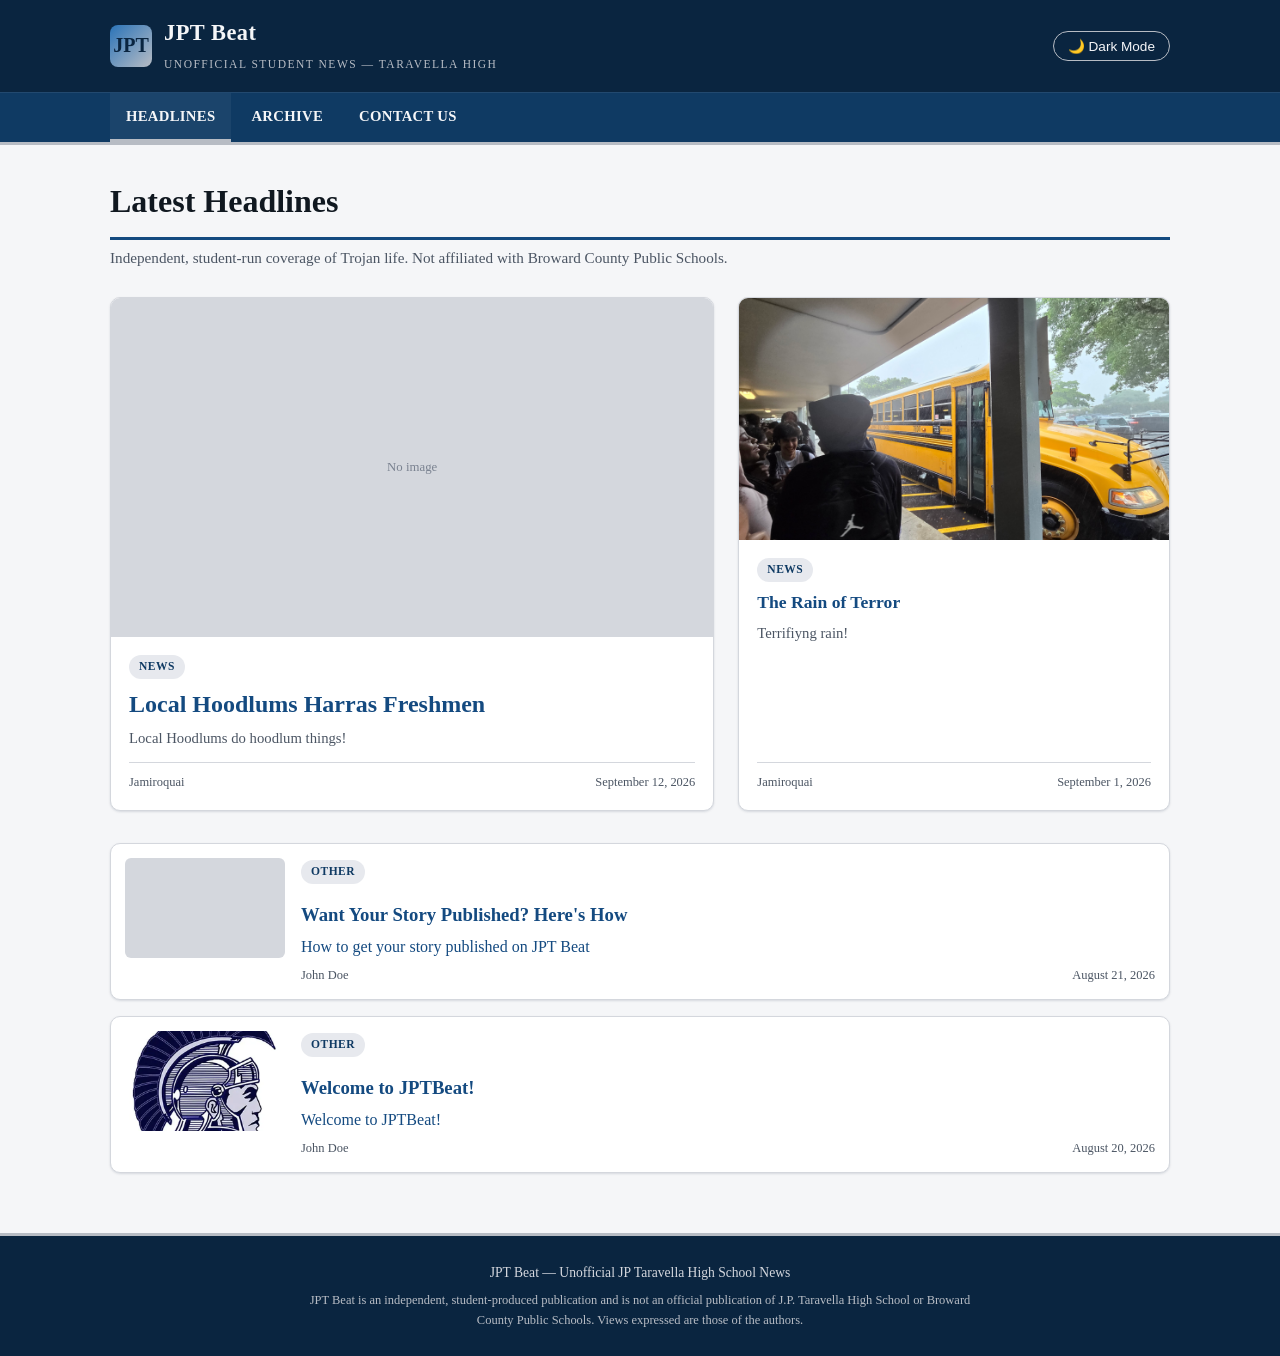
<file: index.html>
<!DOCTYPE html>
<html lang="en">
<head>
<meta charset="UTF-8">
<meta name="viewport" content="width=device-width, initial-scale=1.0">
<title>JPT Beat — JP Taravella High School News (Unofficial)</title>
<link rel="stylesheet" href="css/style.css">
<script src="js/theme.js" defer></script>
</head>
<body>
<div class="page">

  <header class="site-header">
    <div class="header-top">
      <div class="brand">
        <div class="brand-mark">JPT</div>
        <div class="brand-text">
          <h1>JPT Beat</h1>
          <span>Unofficial Student News — Taravella High</span>
        </div>
      </div>
      <div class="header-controls">
        <button id="theme-toggle" class="theme-toggle">🌙 Dark Mode</button>
      </div>
    </div>
    <nav class="site-nav">
      <div class="container">
        <a href="index.html" class="active">Headlines</a>
        <a href="archive.html">Archive</a>
        <a href="contact.html">Contact Us</a>
      </div>
    </nav>
  </header>

  <main>
    <div class="container">
      <h2 class="page-title">Latest Headlines</h2>
      <p class="page-subtitle">Independent, student-run coverage of Trojan life. Not affiliated with Broward County Public Schools.</p>

      <div id="featured-slot"></div>
      <div id="headline-slot" class="headline-list"></div>
      <div id="empty-slot"></div>
    </div>
  </main>

  <footer class="site-footer">
    <div class="container">
      <div>JPT Beat &mdash; Unofficial JP Taravella High School News</div>
      <div class="disclaimer">
        JPT Beat is an independent, student-produced publication and is not an official publication of
        J.P. Taravella High School or Broward County Public Schools. Views expressed are those of the authors.
      </div>
    </div>
  </footer>
</div>

<script src="js/articles.js"></script>
<script>
async function renderHome(){
  const list = await loadArticleIndex();
  const featuredSlot = document.getElementById("featured-slot");
  const headlineSlot = document.getElementById("headline-slot");
  const emptySlot = document.getElementById("empty-slot");

  if(list.length === 0){
    emptySlot.innerHTML = '<div class="empty-state">No stories published yet. Check back soon, or add an article via the Story Exporter app.</div>';
    return;
  }

  const [top, second, ...rest] = list;

  function imgTag(item){
    const src = item.heroImage ? articleImagePath(item.slug, item.heroImage) : "";
    return src
      ? `<img class="card-img" src="${src}" alt="${item.title}">`
      : `<div class="card-img" style="display:flex;align-items:center;justify-content:center;color:#7a8290;font-size:.8rem;">No image</div>`;
  }

  let featuredHtml = `<div class="featured">
    <a class="card" href="article.html?slug=${encodeURIComponent(top.slug)}">
      ${imgTag(top)}
      <div class="card-body">
        <span class="card-tag">${top.category || "News"}</span>
        <h2>${top.title}</h2>
        <p class="excerpt">${excerpt(top.summary, 220)}</p>
        <div class="card-meta"><span>${top.author}</span><span>${formatDate(top.date)}</span></div>
      </div>
    </a>`;

  if(second){
    featuredHtml += `
    <a class="card" href="article.html?slug=${encodeURIComponent(second.slug)}">
      ${imgTag(second)}
      <div class="card-body">
        <span class="card-tag">${second.category || "News"}</span>
        <h3>${second.title}</h3>
        <p class="excerpt">${excerpt(second.summary, 140)}</p>
        <div class="card-meta"><span>${second.author}</span><span>${formatDate(second.date)}</span></div>
      </div>
    </a>`;
  }
  featuredHtml += `</div>`;
  featuredSlot.innerHTML = featuredHtml;

  headlineSlot.innerHTML = rest.map(item => `
    <a class="headline-row" href="article.html?slug=${encodeURIComponent(item.slug)}">
      ${item.heroImage
        ? `<img src="${articleImagePath(item.slug, item.heroImage)}" alt="${item.title}">`
        : `<div style="width:160px;height:100px;background:var(--silver-300);border-radius:6px;"></div>`}
      <div>
        <span class="card-tag">${item.category || "News"}</span>
        <h3 style="margin:6px 0;">${item.title}</h3>
        <p class="excerpt" style="margin:0 0 6px;">${excerpt(item.summary, 160)}</p>
        <div class="card-meta" style="border:none;padding:0;"><span>${item.author}</span><span>${formatDate(item.date)}</span></div>
      </div>
    </a>
  `).join("");
}
renderHome();
</script>
</body>
</html>
</file>
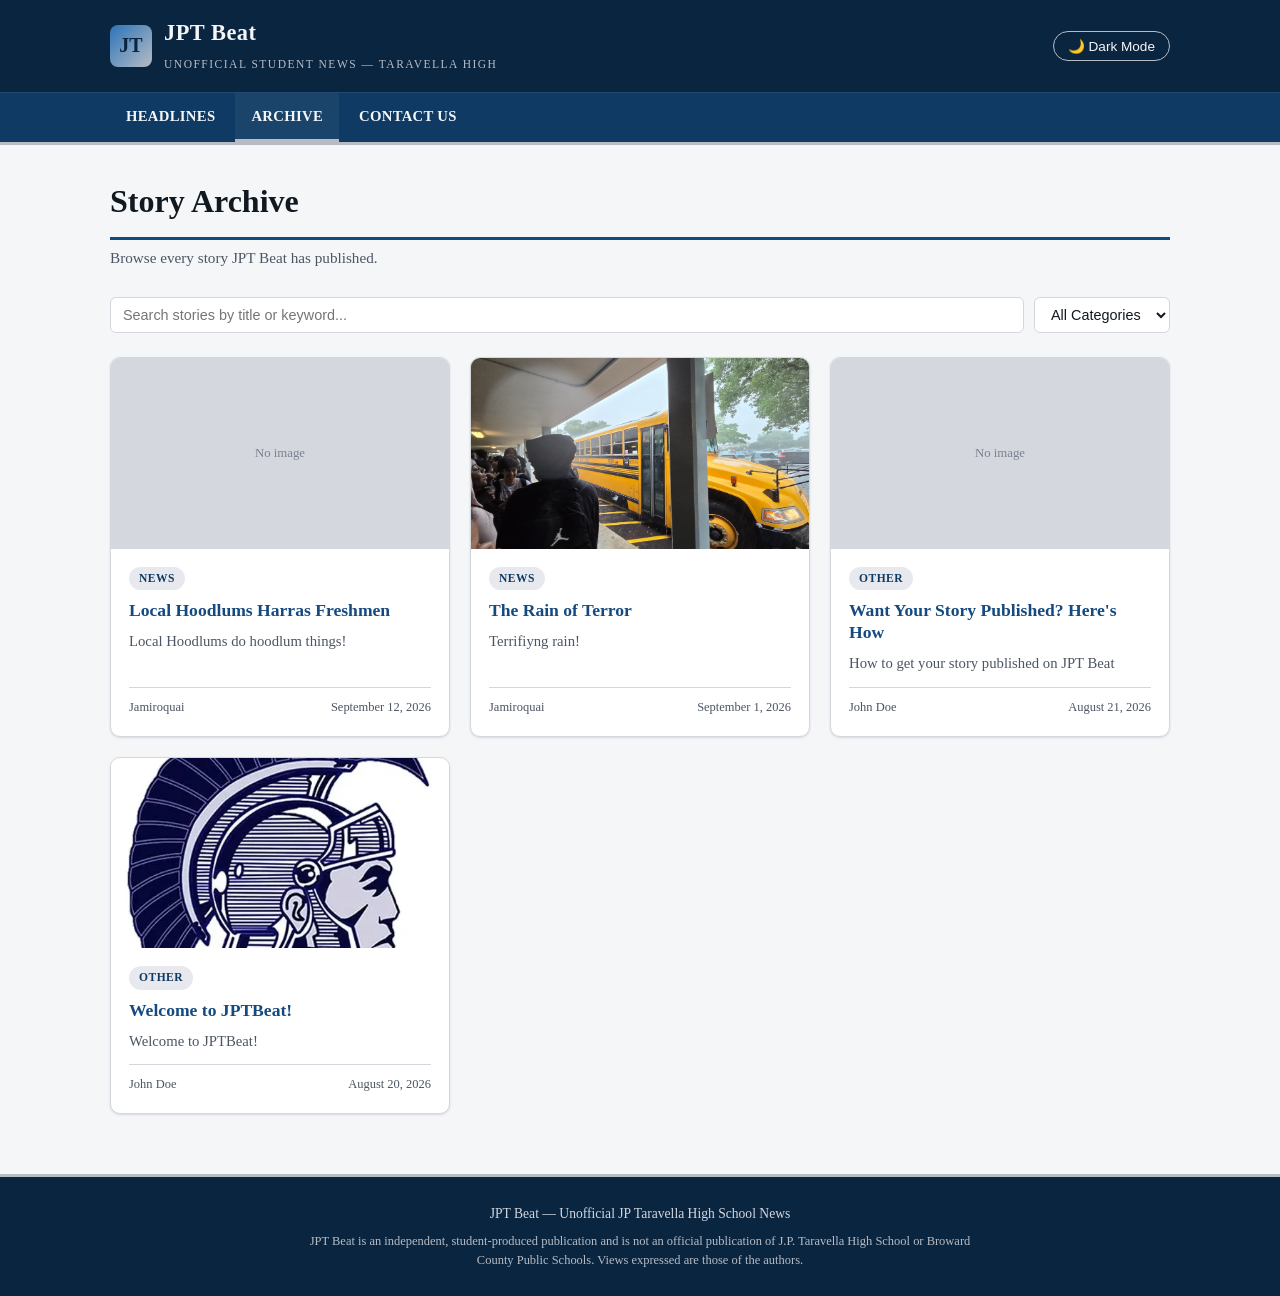
<file: archive.html>
<!DOCTYPE html>
<html lang="en">
<head>
<meta charset="UTF-8">
<meta name="viewport" content="width=device-width, initial-scale=1.0">
<title>Archive — JPT Beat</title>
<link rel="stylesheet" href="css/style.css">
<script src="js/theme.js" defer></script>
</head>
<body>
<div class="page">

  <header class="site-header">
    <div class="header-top">
      <div class="brand">
        <div class="brand-mark">JT</div>
        <div class="brand-text">
          <h1>JPT Beat</h1>
          <span>Unofficial Student News — Taravella High</span>
        </div>
      </div>
      <div class="header-controls">
        <button id="theme-toggle" class="theme-toggle">🌙 Dark Mode</button>
      </div>
    </div>
    <nav class="site-nav">
      <div class="container">
        <a href="index.html">Headlines</a>
        <a href="archive.html" class="active">Archive</a>
        <a href="contact.html">Contact Us</a>
      </div>
    </nav>
  </header>

  <main>
    <div class="container">
      <h2 class="page-title">Story Archive</h2>
      <p class="page-subtitle">Browse every story JPT Beat has published.</p>

      <div class="filters">
        <input type="text" id="search-input" placeholder="Search stories by title or keyword...">
        <select id="category-select">
          <option value="">All Categories</option>
        </select>
      </div>

      <div id="archive-grid" class="grid-3"></div>
      <div id="empty-slot"></div>
    </div>
  </main>

  <footer class="site-footer">
    <div class="container">
      <div>JPT Beat &mdash; Unofficial JP Taravella High School News</div>
      <div class="disclaimer">
        JPT Beat is an independent, student-produced publication and is not an official publication of
        J.P. Taravella High School or Broward County Public Schools. Views expressed are those of the authors.
      </div>
    </div>
  </footer>
</div>

<script src="js/articles.js"></script>
<script>
let allArticles = [];

function cardHtml(item){
  const src = item.heroImage ? articleImagePath(item.slug, item.heroImage) : "";
  return `
    <a class="card" href="article.html?slug=${encodeURIComponent(item.slug)}">
      ${src
        ? `<img class="card-img" src="${src}" alt="${item.title}">`
        : `<div class="card-img" style="display:flex;align-items:center;justify-content:center;color:#7a8290;font-size:.8rem;">No image</div>`}
      <div class="card-body">
        <span class="card-tag">${item.category || "News"}</span>
        <h3>${item.title}</h3>
        <p class="excerpt">${excerpt(item.summary, 120)}</p>
        <div class="card-meta"><span>${item.author}</span><span>${formatDate(item.date)}</span></div>
      </div>
    </a>`;
}

function renderGrid(items){
  const grid = document.getElementById("archive-grid");
  const empty = document.getElementById("empty-slot");
  if(items.length === 0){
    grid.innerHTML = "";
    empty.innerHTML = '<div class="empty-state">No stories match your search.</div>';
    return;
  }
  empty.innerHTML = "";
  grid.innerHTML = items.map(cardHtml).join("");
}

function applyFilters(){
  const q = document.getElementById("search-input").value.trim().toLowerCase();
  const cat = document.getElementById("category-select").value;
  const filtered = allArticles.filter(a => {
    const matchesQ = !q || a.title.toLowerCase().includes(q) || (a.summary||"").toLowerCase().includes(q);
    const matchesCat = !cat || a.category === cat;
    return matchesQ && matchesCat;
  });
  renderGrid(filtered);
}

async function init(){
  allArticles = await loadArticleIndex();

  const categories = [...new Set(allArticles.map(a => a.category).filter(Boolean))].sort();
  const select = document.getElementById("category-select");
  categories.forEach(c => {
    const opt = document.createElement("option");
    opt.value = c; opt.textContent = c;
    select.appendChild(opt);
  });

  document.getElementById("search-input").addEventListener("input", applyFilters);
  document.getElementById("category-select").addEventListener("change", applyFilters);

  if(allArticles.length === 0){
    document.getElementById("empty-slot").innerHTML = '<div class="empty-state">No stories published yet.</div>';
  } else {
    renderGrid(allArticles);
  }
}
init();
</script>
</body>
</html>
</file>
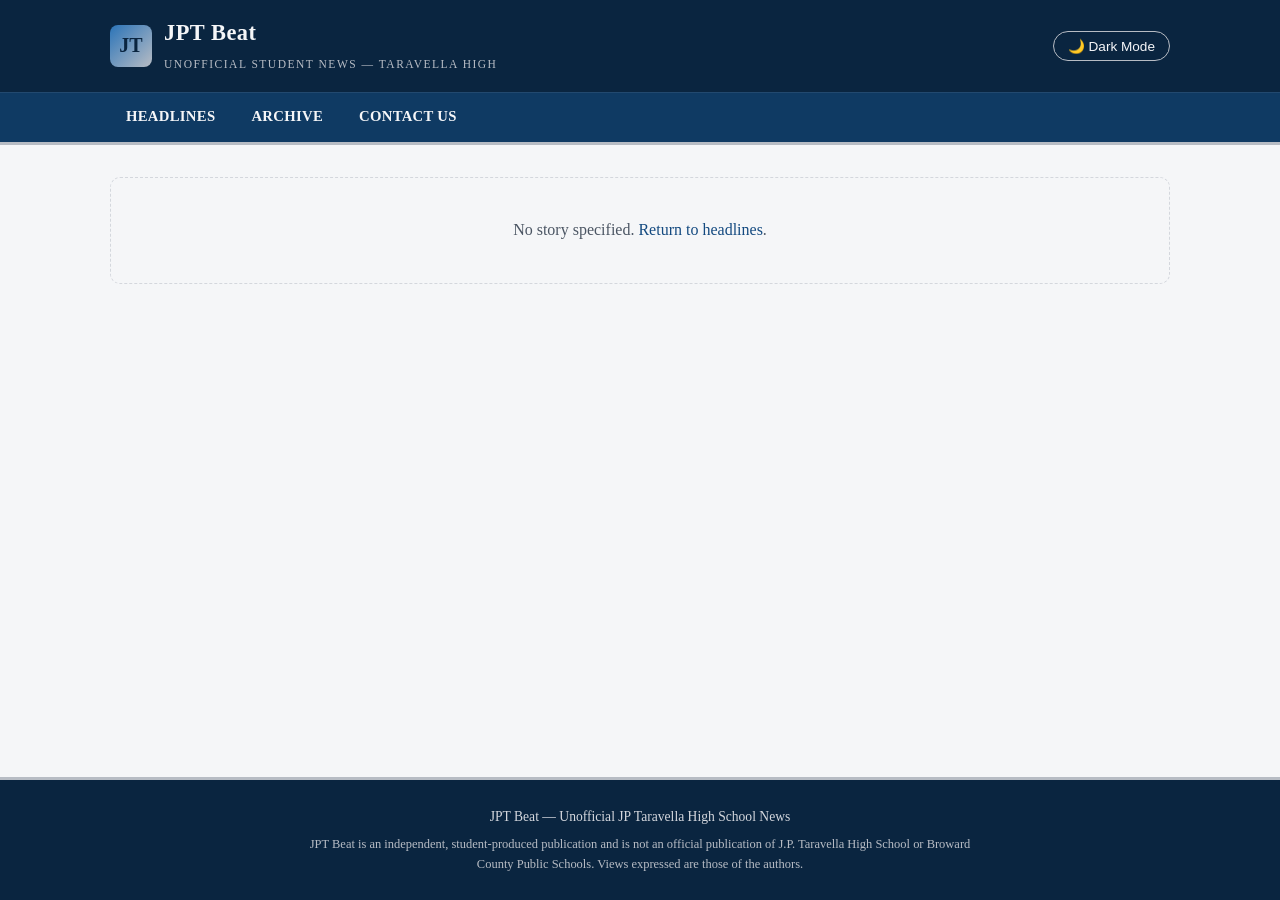
<file: article.html>
<!DOCTYPE html>
<html lang="en">
<head>
<meta charset="UTF-8">
<meta name="viewport" content="width=device-width, initial-scale=1.0">
<title>Story — JPT Beat</title>
<link rel="stylesheet" href="css/style.css">
<script src="js/theme.js" defer></script>
</head>
<body>
<div class="page">

  <header class="site-header">
    <div class="header-top">
      <div class="brand">
        <div class="brand-mark">JT</div>
        <div class="brand-text">
          <h1>JPT Beat</h1>
          <span>Unofficial Student News — Taravella High</span>
        </div>
      </div>
      <div class="header-controls">
        <button id="theme-toggle" class="theme-toggle">🌙 Dark Mode</button>
      </div>
    </div>
    <nav class="site-nav">
      <div class="container">
        <a href="index.html">Headlines</a>
        <a href="archive.html">Archive</a>
        <a href="contact.html">Contact Us</a>
      </div>
    </nav>
  </header>

  <main>
    <div class="container">
      <div id="article-slot"></div>
    </div>
  </main>

  <footer class="site-footer">
    <div class="container">
      <div>JPT Beat &mdash; Unofficial JP Taravella High School News</div>
      <div class="disclaimer">
        JPT Beat is an independent, student-produced publication and is not an official publication of
        J.P. Taravella High School or Broward County Public Schools. Views expressed are those of the authors.
      </div>
    </div>
  </footer>
</div>

<script src="js/articles.js"></script>
<script>
async function init(){
  const params = new URLSearchParams(window.location.search);
  const slug = params.get("slug");
  const slot = document.getElementById("article-slot");
  if(!slug){
    slot.innerHTML = '<div class="empty-state">No story specified. <a href="index.html">Return to headlines</a>.</div>';
    return;
  }
  try{
    const a = await loadArticle(slug);
    document.title = a.title + " — JPT Beat";

    const heroHtml = a.heroImage
      ? `<img class="article-hero" src="${articleImagePath(slug, a.heroImage)}" alt="${a.title}">`
      : "";

    const bodyHtml = (a.content || []).map(p => `<p>${p}</p>`).join("");

    const linksHtml = (a.links && a.links.length)
      ? `<div class="article-links"><h3>Related Links</h3><ul>${a.links.map(l => `<li><a href="${l.url}" target="_blank" rel="noopener">${l.label}</a></li>`).join("")}</ul></div>`
      : "";

    slot.innerHTML = `
      <div class="article-header">
        <span class="card-tag">${a.category || "News"}</span>
        <h1>${a.title}</h1>
        <div class="article-meta">
          <span>By ${a.author}</span>
          <span>${formatDate(a.date)}</span>
        </div>
      </div>
      ${heroHtml}
      <div class="article-body">${bodyHtml}${linksHtml}</div>
      <p style="margin-top:32px;"><a href="archive.html">&larr; Back to Archive</a></p>
    `;
  }catch(err){
    slot.innerHTML = '<div class="empty-state">Sorry, that story could not be found. <a href="index.html">Return to headlines</a>.</div>';
  }
}
init();
</script>
</body>
</html>
</file>
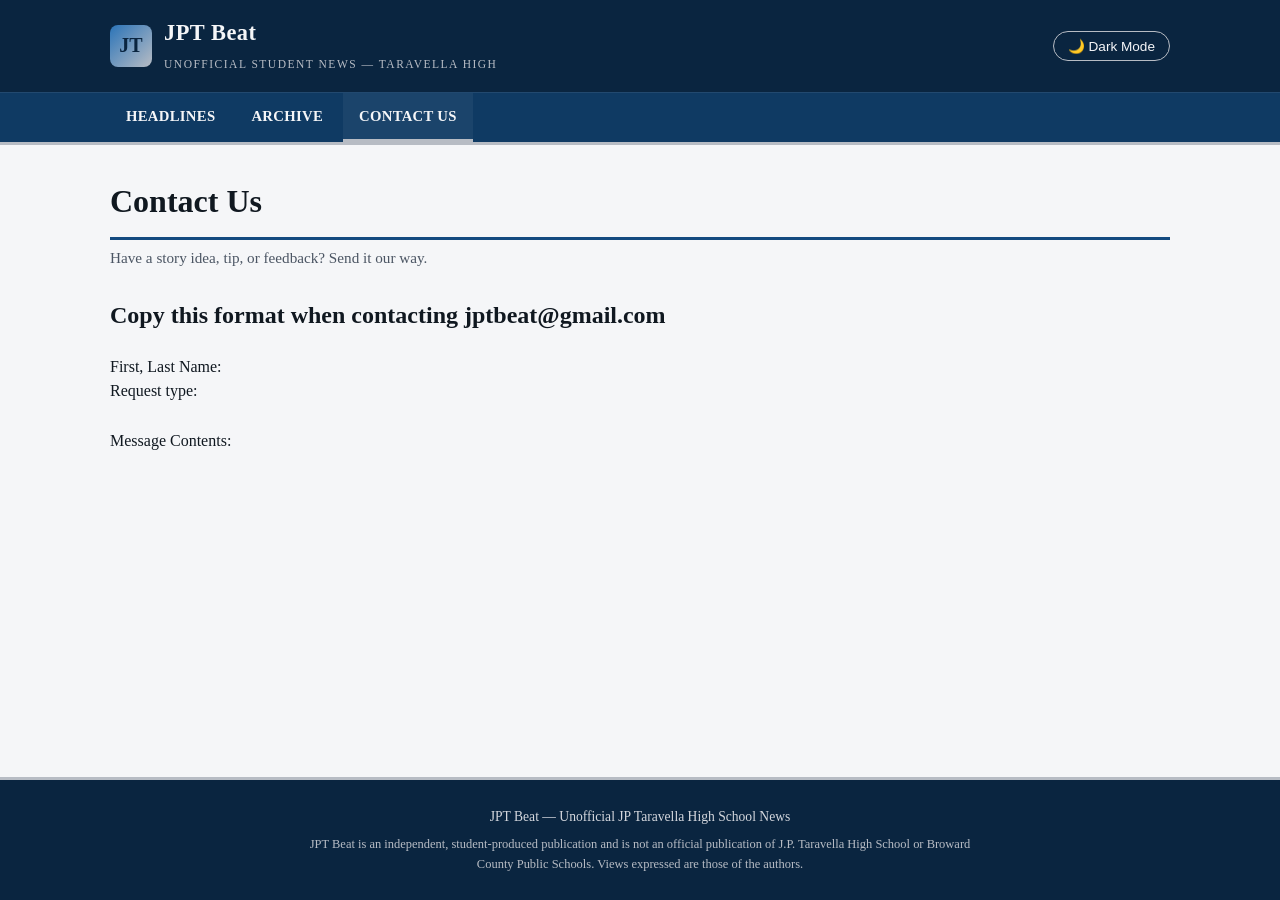
<file: contact.html>
<!DOCTYPE html>
<html lang="en">
<head>
<meta charset="UTF-8">
<meta name="viewport" content="width=device-width, initial-scale=1.0">
<title>Contact Us — JPT Beat</title>
<link rel="stylesheet" href="css/style.css">
<script src="js/theme.js" defer></script>
</head>
<body>
<div class="page">

  <header class="site-header">
    <div class="header-top">
      <div class="brand">
        <div class="brand-mark">JT</div>
        <div class="brand-text">
          <h1>JPT Beat</h1>
          <span>Unofficial Student News — Taravella High</span>
        </div>
      </div>
      <div class="header-controls">
        <button id="theme-toggle" class="theme-toggle">🌙 Dark Mode</button>
      </div>
    </div>
    <nav class="site-nav">
      <div class="container">
        <a href="index.html">Headlines</a>
        <a href="archive.html">Archive</a>
        <a href="contact.html" class="active">Contact Us</a>
      </div>
    </nav>
  </header>

  <main>
    <div class="container">
      <h2 class="page-title">Contact Us</h2>
      <p class="page-subtitle">Have a story idea, tip, or feedback? Send it our way.</p>
          <h2>Copy this format when contacting jptbeat@gmail.com</h2>
          <p>First, Last Name: </br> Request type: </br></br>Message Contents:</p>
    </div>
  </main>

  <footer class="site-footer">
    <div class="container">
      <div>JPT Beat &mdash; Unofficial JP Taravella High School News</div>
      <div class="disclaimer">
        JPT Beat is an independent, student-produced publication and is not an official publication of
        J.P. Taravella High School or Broward County Public Schools. Views expressed are those of the authors.
      </div>
    </div>
  </footer>
</div>

<script>
// NOTE: This form currently opens the user's email client with a pre-filled message
// (via a mailto: link) since this is a static site with no backend.
// To collect submissions directly into a database/inbox instead, connect this form
// to a form service (e.g. Formspree, Getform) or a small backend endpoint, and swap
// out the submit handler below to POST to that service.
document.getElementById("contact-form").addEventListener("submit", function(e){
  e.preventDefault();
  const name = document.getElementById("name").value;
  const email = document.getElementById("email").value;
  const type = document.getElementById("type").value;
  const message = document.getElementById("message").value;

  const subject = encodeURIComponent(`[JPT Beat] ${type} from ${name}`);
  const body = encodeURIComponent(`Name: ${name}\nEmail: ${email}\nType: ${type}\n\nMessage:\n${message}`);

  // Replace this address with the outlet's real inbox.
  const CONTACT_EMAIL = "jptbeat.tips@example.com";

  window.location.href = `mailto:${CONTACT_EMAIL}?subject=${subject}&body=${body}`;
  document.getElementById("form-status").textContent = "Opening your email client to send this message...";
});
</script>
</body>
</html>
</file>
<file: css/style.css>
/* ===========================================================
   JPT Beat — Unofficial JP Taravella High School News
   Blue & Silver theme, light + dark mode
   =========================================================== */

:root{
  /* Light mode (default) */
  --blue-900:#0a2540;
  --blue-800:#0f3a63;
  --blue-700:#144a80;
  --blue-600:#1c5c9c;
  --blue-500:#2b74b8;
  --silver-100:#f5f6f8;
  --silver-200:#e7e9ee;
  --silver-300:#d4d7dd;
  --silver-400:#b7bcc4;
  --silver-500:#9aa0aa;

  --bg:#f5f6f8;
  --bg-elevated:#ffffff;
  --text:#101820;
  --text-muted:#4b5563;
  --accent:#144a80;
  --accent-strong:#0a2540;
  --border:#d4d7dd;
  --header-bg:#0a2540;
  --header-text:#f5f6f8;
  --card-shadow: 0 1px 3px rgba(10,37,64,0.08), 0 1px 2px rgba(10,37,64,0.06);
  --link:#144a80;
  --tag-bg:#e7e9ee;
  --tag-text:#0f3a63;
}

[data-theme="dark"]{
  --bg:#0b1220;
  --bg-elevated:#121b2c;
  --text:#e7e9ee;
  --text-muted:#a8afba;
  --accent:#5b9bd8;
  --accent-strong:#8fc1ea;
  --border:#26344a;
  --header-bg:#07101d;
  --header-text:#e7e9ee;
  --card-shadow: 0 1px 3px rgba(0,0,0,0.4), 0 1px 2px rgba(0,0,0,0.3);
  --link:#7cb2e6;
  --tag-bg:#1a2740;
  --tag-text:#9cc4ea;
}

*{box-sizing:border-box;}
html,body{margin:0;padding:0;}
body{
  background:var(--bg);
  color:var(--text);
  font-family:"Segoe UI", Georgia, "Times New Roman", serif;
  line-height:1.55;
  transition:background .2s ease, color .2s ease;
  min-height:100vh;
}

a{color:var(--link); text-decoration:none;}
a:hover{text-decoration:underline;}

img{max-width:100%; display:block;}

/* ---------- Layout shell ---------- */
.page{
  display:flex;
  flex-direction:column;
  min-height:100vh;
}
.container{
  width:100%;
  max-width:1100px;
  margin:0 auto;
  padding:0 20px;
}

/* ---------- Header ---------- */
.site-header{
  background:var(--header-bg);
  color:var(--header-text);
  border-bottom:3px solid var(--silver-400);
}
.header-top{
  display:flex;
  align-items:center;
  justify-content:space-between;
  padding:16px 20px;
  max-width:1100px;
  margin:0 auto;
  gap:16px;
}
.brand{
  display:flex;
  align-items:center;
  gap:12px;
}
.brand-mark{
  width:42px; height:42px;
  border-radius:8px;
  background:linear-gradient(135deg, var(--blue-500), var(--silver-400));
  display:flex; align-items:center; justify-content:center;
  font-family:Georgia, serif;
  font-weight:bold;
  color:#0a2540;
  font-size:20px;
  flex-shrink:0;
}
.brand-text h1{
  font-size:1.4rem;
  margin:0;
  letter-spacing:.5px;
  font-family:Georgia, "Times New Roman", serif;
}
.brand-text span{
  font-size:.72rem;
  text-transform:uppercase;
  letter-spacing:1.5px;
  color:var(--silver-400);
}
.header-controls{
  display:flex;
  align-items:center;
  gap:14px;
}
.theme-toggle{
  background:transparent;
  border:1px solid var(--silver-400);
  color:var(--header-text);
  border-radius:20px;
  padding:6px 14px;
  cursor:pointer;
  font-size:.85rem;
  display:flex;
  align-items:center;
  gap:6px;
  transition:background .15s ease;
}
.theme-toggle:hover{ background:rgba(255,255,255,0.1); }

.site-nav{
  background:var(--blue-800);
  border-top:1px solid rgba(255,255,255,0.08);
}
[data-theme="dark"] .site-nav{ background:#0d1830; }
.site-nav .container{
  display:flex;
  gap:4px;
  overflow-x:auto;
}
.site-nav a{
  color:var(--silver-100);
  padding:12px 16px;
  font-size:.92rem;
  font-weight:600;
  letter-spacing:.3px;
  text-transform:uppercase;
  white-space:nowrap;
  border-bottom:3px solid transparent;
}
.site-nav a:hover, .site-nav a.active{
  text-decoration:none;
  border-bottom-color:var(--silver-400);
  background:rgba(255,255,255,0.05);
}

/* ---------- Main content ---------- */
main{ flex:1; padding:32px 0 60px; }

.page-title{
  font-family:Georgia, "Times New Roman", serif;
  font-size:2rem;
  margin:0 0 6px;
  border-bottom:3px solid var(--accent);
  padding-bottom:10px;
}
.page-subtitle{
  color:var(--text-muted);
  margin:0 0 28px;
  font-size:.95rem;
}

/* ---------- Article cards ---------- */
.featured{
  display:grid;
  grid-template-columns: 1.4fr 1fr;
  gap:24px;
  margin-bottom:32px;
}
@media (max-width: 800px){
  .featured{ grid-template-columns: 1fr; }
}
.card{
  background:var(--bg-elevated);
  border:1px solid var(--border);
  border-radius:10px;
  overflow:hidden;
  box-shadow:var(--card-shadow);
  display:flex;
  flex-direction:column;
}
.card-img{
  width:100%;
  aspect-ratio: 16/9;
  object-fit:cover;
  background:var(--silver-300);
}
.card-body{ padding:18px; flex:1; display:flex; flex-direction:column;}
.card-tag{
  display:inline-block;
  background:var(--tag-bg);
  color:var(--tag-text);
  font-size:.72rem;
  font-weight:700;
  text-transform:uppercase;
  letter-spacing:.5px;
  padding:3px 10px;
  border-radius:12px;
  margin-bottom:10px;
  width:fit-content;
}
.card h2, .card h3{
  font-family:Georgia, "Times New Roman", serif;
  margin:0 0 8px;
  line-height:1.25;
}
.card h2{ font-size:1.5rem; }
.card h3{ font-size:1.1rem; }
.card p.excerpt{
  color:var(--text-muted);
  font-size:.92rem;
  margin:0 0 12px;
  flex:1;
}
.card-meta{
  font-size:.78rem;
  color:var(--text-muted);
  border-top:1px solid var(--border);
  padding-top:10px;
  display:flex;
  justify-content:space-between;
}

.headline-list{
  display:flex;
  flex-direction:column;
  gap:16px;
}
.headline-row{
  display:grid;
  grid-template-columns: 160px 1fr;
  gap:16px;
  background:var(--bg-elevated);
  border:1px solid var(--border);
  border-radius:10px;
  padding:14px;
  box-shadow:var(--card-shadow);
}
.headline-row img{
  width:160px; height:100px; object-fit:cover; border-radius:6px;
  background:var(--silver-300);
}
@media (max-width:600px){
  .headline-row{ grid-template-columns: 1fr; }
  .headline-row img{ width:100%; height:160px; }
}

.grid-3{
  display:grid;
  grid-template-columns: repeat(3, 1fr);
  gap:20px;
}
@media (max-width:900px){ .grid-3{ grid-template-columns: repeat(2,1fr);} }
@media (max-width:600px){ .grid-3{ grid-template-columns: 1fr;} }

/* ---------- Archive filters ---------- */
.filters{
  display:flex;
  flex-wrap:wrap;
  gap:10px;
  margin-bottom:24px;
}
.filters input, .filters select{
  background:var(--bg-elevated);
  color:var(--text);
  border:1px solid var(--border);
  border-radius:6px;
  padding:8px 12px;
  font-size:.9rem;
}
.filters input{ flex:1; min-width:200px; }

/* ---------- Article page ---------- */
.article-header{ margin-bottom:20px; }
.article-header h1{
  font-family:Georgia, serif;
  font-size:2.1rem;
  margin:10px 0;
}
.article-meta{
  color:var(--text-muted);
  font-size:.88rem;
  display:flex;
  gap:16px;
  flex-wrap:wrap;
}
.article-hero{
  width:100%;
  border-radius:10px;
  margin:18px 0;
  max-height:480px;
  object-fit:cover;
}
.article-body{
  font-size:1.08rem;
  max-width:760px;
}
.article-body p{ margin:0 0 18px; }
.article-body img{ border-radius:8px; margin:18px 0; }
.article-links{
  margin-top:24px;
  padding-top:16px;
  border-top:1px solid var(--border);
}
.article-links h3{ font-size:1rem; margin-bottom:8px; }
.article-links ul{ margin:0; padding-left:20px; }

/* ---------- Contact form ---------- */
.contact-wrap{
  display:grid;
  grid-template-columns: 1.2fr .8fr;
  gap:32px;
}
@media (max-width:800px){ .contact-wrap{ grid-template-columns:1fr; } }
form.contact-form{
  background:var(--bg-elevated);
  border:1px solid var(--border);
  border-radius:10px;
  padding:24px;
  box-shadow:var(--card-shadow);
  display:flex;
  flex-direction:column;
  gap:14px;
}
form.contact-form label{
  font-size:.85rem;
  font-weight:600;
  color:var(--text-muted);
  text-transform:uppercase;
  letter-spacing:.4px;
}
form.contact-form input,
form.contact-form select,
form.contact-form textarea{
  width:100%;
  padding:10px 12px;
  border-radius:6px;
  border:1px solid var(--border);
  background:var(--bg);
  color:var(--text);
  font-family:inherit;
  font-size:.95rem;
}
form.contact-form textarea{ min-height:140px; resize:vertical; }
.btn{
  background:var(--accent);
  color:#fff;
  border:none;
  padding:12px 20px;
  border-radius:6px;
  font-weight:700;
  letter-spacing:.4px;
  cursor:pointer;
  font-size:.95rem;
  transition:background .15s ease;
}
.btn:hover{ background:var(--accent-strong); }
.info-box{
  background:var(--bg-elevated);
  border:1px solid var(--border);
  border-radius:10px;
  padding:20px;
  box-shadow:var(--card-shadow);
  height:fit-content;
}
.info-box h3{ margin-top:0; }
.form-status{ font-size:.9rem; margin-top:6px; }

/* ---------- Footer ---------- */
footer.site-footer{
  background:var(--header-bg);
  color:var(--silver-300);
  padding:26px 0;
  font-size:.85rem;
  text-align:center;
  border-top:3px solid var(--silver-400);
}
footer.site-footer a{ color:var(--silver-100); }
footer .disclaimer{
  max-width:700px;
  margin:8px auto 0;
  color:var(--silver-400);
  font-size:.78rem;
}

.empty-state{
  color:var(--text-muted);
  padding:40px 20px;
  text-align:center;
  border:1px dashed var(--border);
  border-radius:10px;
}
</file>
